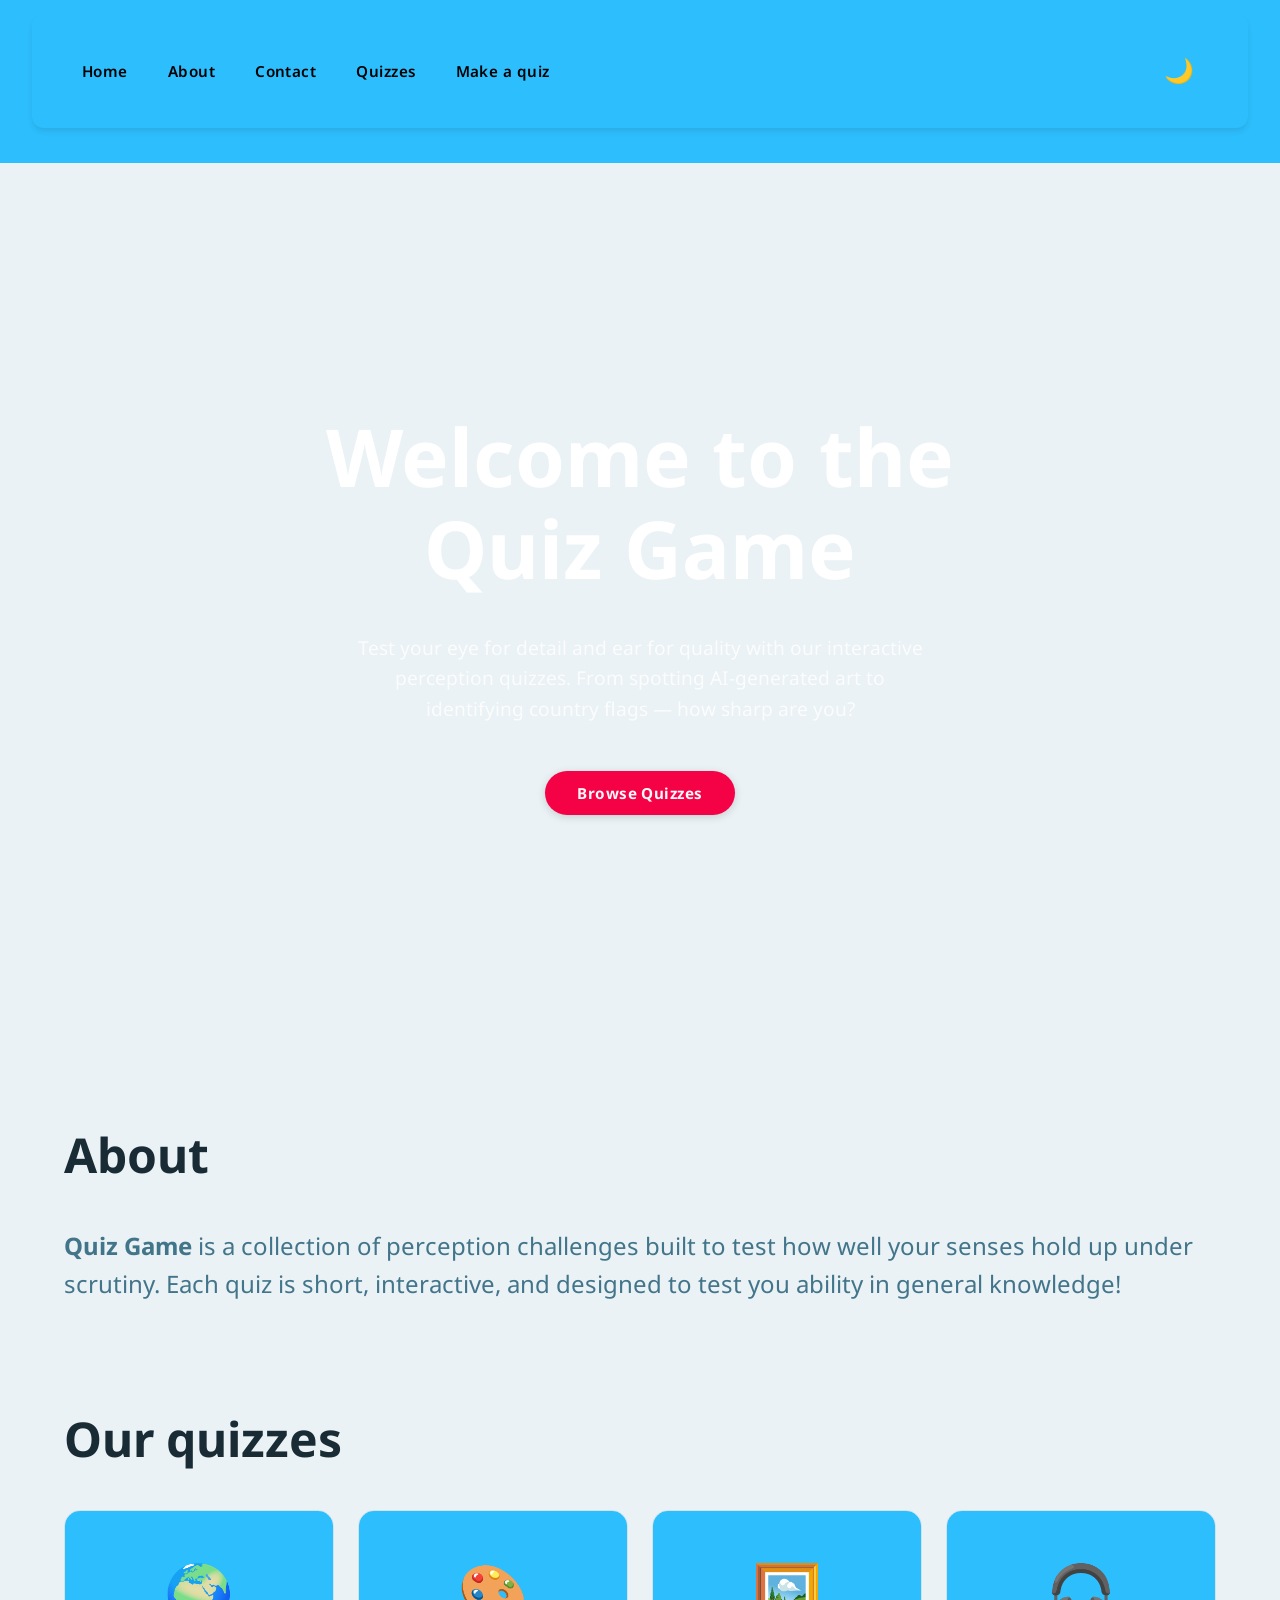
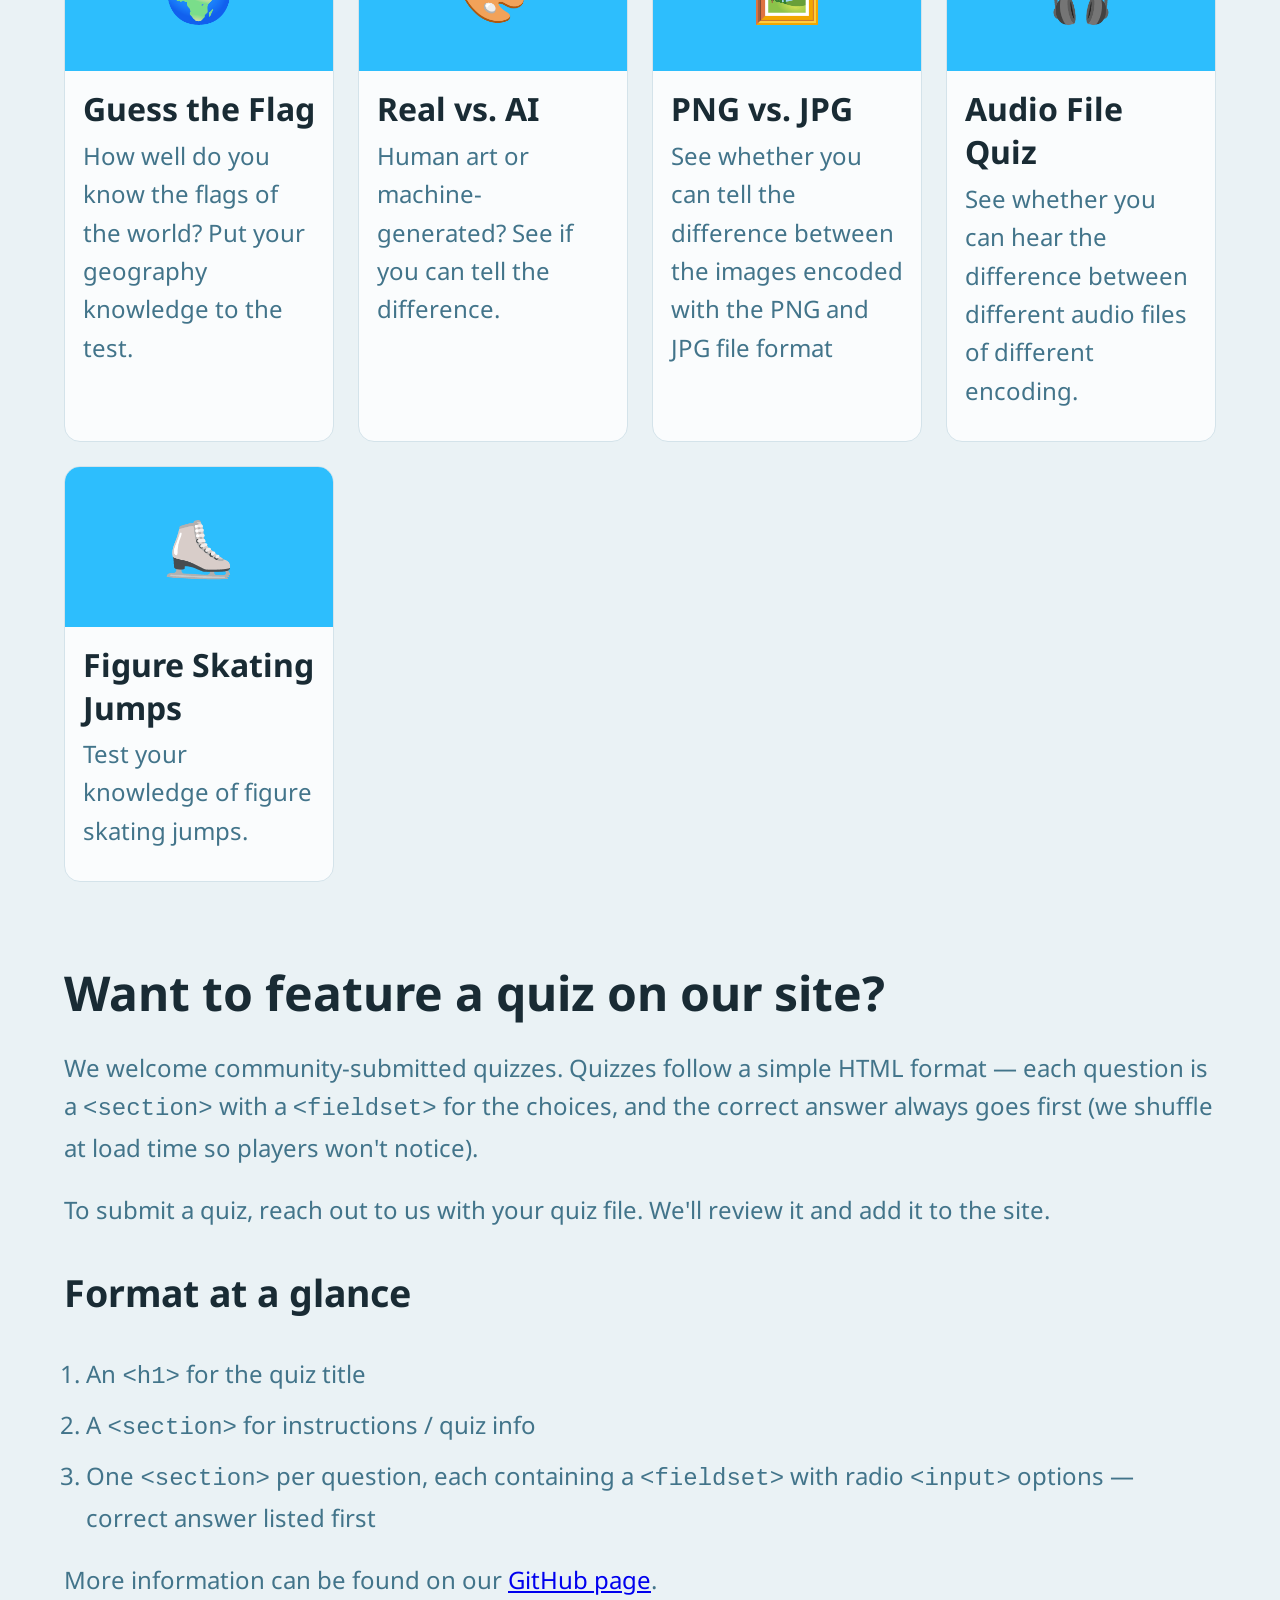
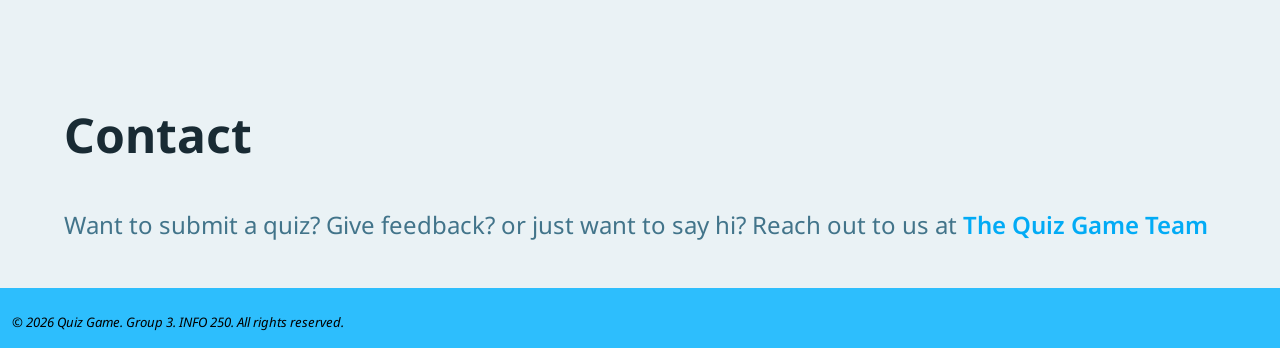
<file: src/index.html>
<!DOCTYPE html>
<html lang="en" class="light">
	<head>
		<meta charset="UTF-8">
		<meta name="viewport" content="width=device-width, initial-scale=1">
		<title>Quiz Game</title>
		<link rel="stylesheet" href="./css/style.css">
    <link rel="icon" type="image/x-icon" href="/assets/favicon.ico">
		<script src="./js/utils.js" defer></script>
		<script src="./js/loadHeaderAndFooter.js" defer></script>
	</head>
	<body>
		<header>
			<nav>
			</nav>
		</header>

		<main>
			<section id="hero-section">
				<h1>Welcome to the Quiz Game</h1>
				<p>Test your eye for detail and ear for quality with our interactive perception quizzes. From spotting AI-generated art to identifying country flags — how sharp are you?</p>
				<a href="#quizzes">Browse Quizzes</a>
			</section>
			<section id="about">
				<h2>About</h2>
				<p><strong>Quiz Game</strong> is a collection of perception challenges built to test how well your senses hold up under scrutiny. Each quiz is short, interactive, and designed to test you ability in general knowledge!</p>
			</section>
			<section id="quizzes">
				<h2>Our quizzes</h2>
				<div class="quiz-grid">
					<a href="quiz-pages/guess-the-flag" class="quiz-card">
						<div class="quiz-thumb" aria-hidden="true">🌍</div>
						<div class="quiz-body">
							<h3>Guess the Flag</h3>
							<p>How well do you know the flags of the world? Put your geography knowledge to the test.</p>
						</div>
					</a>

					<a href="quiz-pages/real-vs-ai" class="quiz-card">
						<div class="quiz-thumb" aria-hidden="true">🎨</div>
						<div class="quiz-body">
							<h3>Real vs. AI</h3>
							<p>Human art or machine-generated? See if you can tell the difference.</p>
						</div>
					</a>

					<a href="quiz-pages/png-vs-jpg" class="quiz-card">
						<div class="quiz-thumb" aria-hidden="true">🖼️</div>
						<div class="quiz-body">
							<h3>PNG vs. JPG</h3>
							<p>See whether you can tell the difference between the images encoded with the PNG and JPG file format</p>
						</div>
					</a>

					<a href="quiz-pages/audio-file-quiz" class="quiz-card">
						<div class="quiz-thumb" aria-hidden="true">🎧</div>
						<div class="quiz-body">
							<h3>Audio File Quiz</h3>
							<p>See whether you can hear the difference between different audio files of different encoding.</p>
						</div>
					</a>

					<a href="quiz-pages/figure-skating-jumps" class="quiz-card">
						<div class="quiz-thumb" aria-hidden="true">⛸️</div>
						<div class="quiz-body">
							<h3>Figure Skating Jumps</h3>
							<p>Test your knowledge of figure skating jumps.</p>
						</div>
					</a>
				</div>
			</section>
			<section id="make-a-quiz">
				<h2>Want to feature a quiz on our site?</h2>
				<!--TODO: elaborate-->
				<p>We welcome community-submitted quizzes. Quizzes follow a simple HTML format — each question is a <code>&lt;section&gt;</code>
					with a <code>&lt;fieldset&gt;</code>
					for the choices, and the correct answer always goes first (we shuffle at load time so players won't notice).</p>
				<p>To submit a quiz, reach out to us with your quiz file. We'll review it and add it to the site.</p>
				<h3>Format at a glance</h3>
				<ol>
					<li>An <code>&lt;h1&gt;</code>
						for the quiz title</li>
					<li>A <code>&lt;section&gt;</code>
						for instructions / quiz info</li>
					<li>One <code>&lt;section&gt;</code>
						per question, each containing a <code>&lt;fieldset&gt;</code>
						with radio <code>&lt;input&gt;</code>
						options — correct answer listed first</li>
				</ol>
        <p>
        More information can be found on our <a href="https://github.com/k1m-ch1/Quizzing-Website-ITM250-Web-Development-1-final-project">GitHub page</a>.
        </p>
			</section>
			<section id="contact">
				<h2>Contact</h2>
				<p>Want to submit a quiz? Give feedback? or just want to say hi? Reach out to us at <a href="mailto:2025136luy@aupp.edu.kh">The Quiz Game Team</a></p>
			</section>
		</main>
		<footer>
		</footer>
	</body>
</html>
</file>
<file: src/css/style.css>
@import url('https://fonts.googleapis.com/css2?family=Noto+Sans:ital,wght@0,100..900;1,100..900&display=swap');
@import "colors.css";
@import "nav.css";

/*universal styling for every single page*/

body {
  /*TODO: use better fonts (a 'sans-serif' type font might make this site look a bit more modern)*/
  font-family: 'Noto Sans', sans-serif;
  background: var(--background);
  color: var(--copy);
  display: flex;
  margin: 0;
  flex-direction: column;
}

footer {
  background: var(--primary-light);
  color: var(--primary-content);
  text-align: left;
  padding: 0.75rem;
  font-size: 0.82rem;
  font-style: italic;
}

a:hover {
  text-decoration: underline;
  text-underline-offset: 3px;
  text-decoration-thickness: 2px;
}

main>section:not(#hero-section) {
  padding: 1.2rem 4rem;

  @media screen and (max-width: 500px) {
    padding: 3rem 1rem;
  }
}

#hero-section {
  width: 100vw;
  height: 100vh;
  background-image: url('https://images.unsplash.com/photo-1557683316-973673baf926?q=80&w=2629&auto=format&fit=crop&ixlib=rb-4.1.0&ixid=M3wxMjA3fDB8MHxwaG90by1wYWdlfHx8fGVufDB8fHx8fA%3D%3D');
  background-size: cover;
  background-position: center;
  display: flex;
  flex-direction: column;
  align-items: center;
  justify-content: center;
  gap: 1.2rem;
}

#hero-section h1 {
  font-size: 5rem;
  color: #fff;
  margin: 0;
  letter-spacing: 0.01rem;
  line-height: 1.15;
  max-width: 700px;
  text-align: center;

  @media screen and (max-width: 700px) {
    font-size: 4rem;
    margin: 0 2rem;
  }
}

#hero-section p {
  font-size: 1.2rem;
  color: #fff;
  margin-top: 4rem;
  max-width: 580px;
  margin: 1.2rem;
  opacity: 0.85;
  line-height: 1.6;
  text-align: center;
}

#hero-section a {
  display: inline-block;
  margin-top: 0.5rem;
  padding: 0.75rem 2rem;
  color: var(--secondary-content);
  background: var(--secondary);
  font-weight: 700;
  font-size: 0.95rem;
  text-decoration: none;
  border-radius: 100px;
  letter-spacing: 0.03em;
  transition: background 0.15s, transform 0.15s, box-shadow 0.15s;
  box-shadow: 0 2px 8px rgba(0, 0, 0, 0.15);
}

#hero-section a:hover {
  color: var(--secondary);
  background: var(--secondary-content);
  transform: translateY(-2px);
  box-shadow: 0 6px 18px rgba(0, 0, 0, 0.18);
}

#about {
  color: var(--copy);
  font-size: 2rem;

  & p {
    font-size: 1.5rem;
    color: var(--copy-light);
    line-height: 1.6;
  }
}

#quizzes {
  color: var(--copy);
  font-size: 2rem;

  & p {
    font-size: 1.5rem;
    color: var(--copy-light);
    line-height: 1.6;
  }
}

#contact {
  color: var(--copy);
  font-size: 2rem;

  & p {
    font-size: 1.5rem;
    color: var(--copy-light);
    line-height: 1.6;
  }

  & a {
    color: var(--primary);
    font-weight: 600;
    text-decoration: none;
  }

  & a:hover {
    color: var(--primary-dark);
  }

  & a:visited {
    color: var(--primary-light);
  }
}


.quiz-grid {
  display: grid;
  grid-template-columns: repeat(4, 1fr);
  gap: 1.5rem;
  margin-top: 1.5rem;

  @media screen and (max-width: 1200px) {
    grid-template-columns: repeat(2, 1fr);
  }

  @media screen and (max-width: 700px) {
    grid-template-columns: repeat(1, 1fr);
  }

}

.quiz-card {
  background: var(--foreground);
  border: 1px solid var(--border);
  border-radius: 16px;
  overflow: hidden;
  text-decoration: none;
  color: var(--copy);
  display: flex;
  flex-direction: column;
  transition: box-shadow 0.2s, transform 0.2s;
}

a.quiz-card:hover {
  box-shadow: 0 8px 24px rgba(0, 0, 0, 0.13);
  transform: translateY(-3px);
}

.quiz-thumb,
.quiz-body {
  display: flex;
}

.quiz-thumb {
  background: var(--primary-light);
  align-items: center;
  justify-content: center;
  font-size: 3.5rem;
  height: 160px;
  flex-shrink: 0;
}

.quiz-body {
  flex-direction: column;
  flex: 1;
  padding: 1rem 1.1rem 1.1rem;
}

.quiz-card h3 {
  margin: 0 0 0.4rem;
  font-size: 2rem;
}

.quiz-card p {
  margin: 0 0 0.8rem;
  font-size: 1.5rem;
  color: var(--copy-light);
  flex: 1;
  line-height: 1.5;
}

#make-a-quiz {
  color: var(--copy);
  font-size: 2rem;

  & h2 {
    margin-bottom: 1.2rem;
  }

  & p {
    font-size: 1.5rem;
    color: var(--copy-light);
    line-height: 1.6;
  }

  & ol {
    margin: 1.2rem 0;
    padding-left: 1.4rem;
    color: var(--copy-light);
    font-size: 1.5rem;
    line-height: 1.6;
  }

  & ol li {
    margin: 0.6rem 0;
    font-size: 1.5rem;
  }
}
</file>
